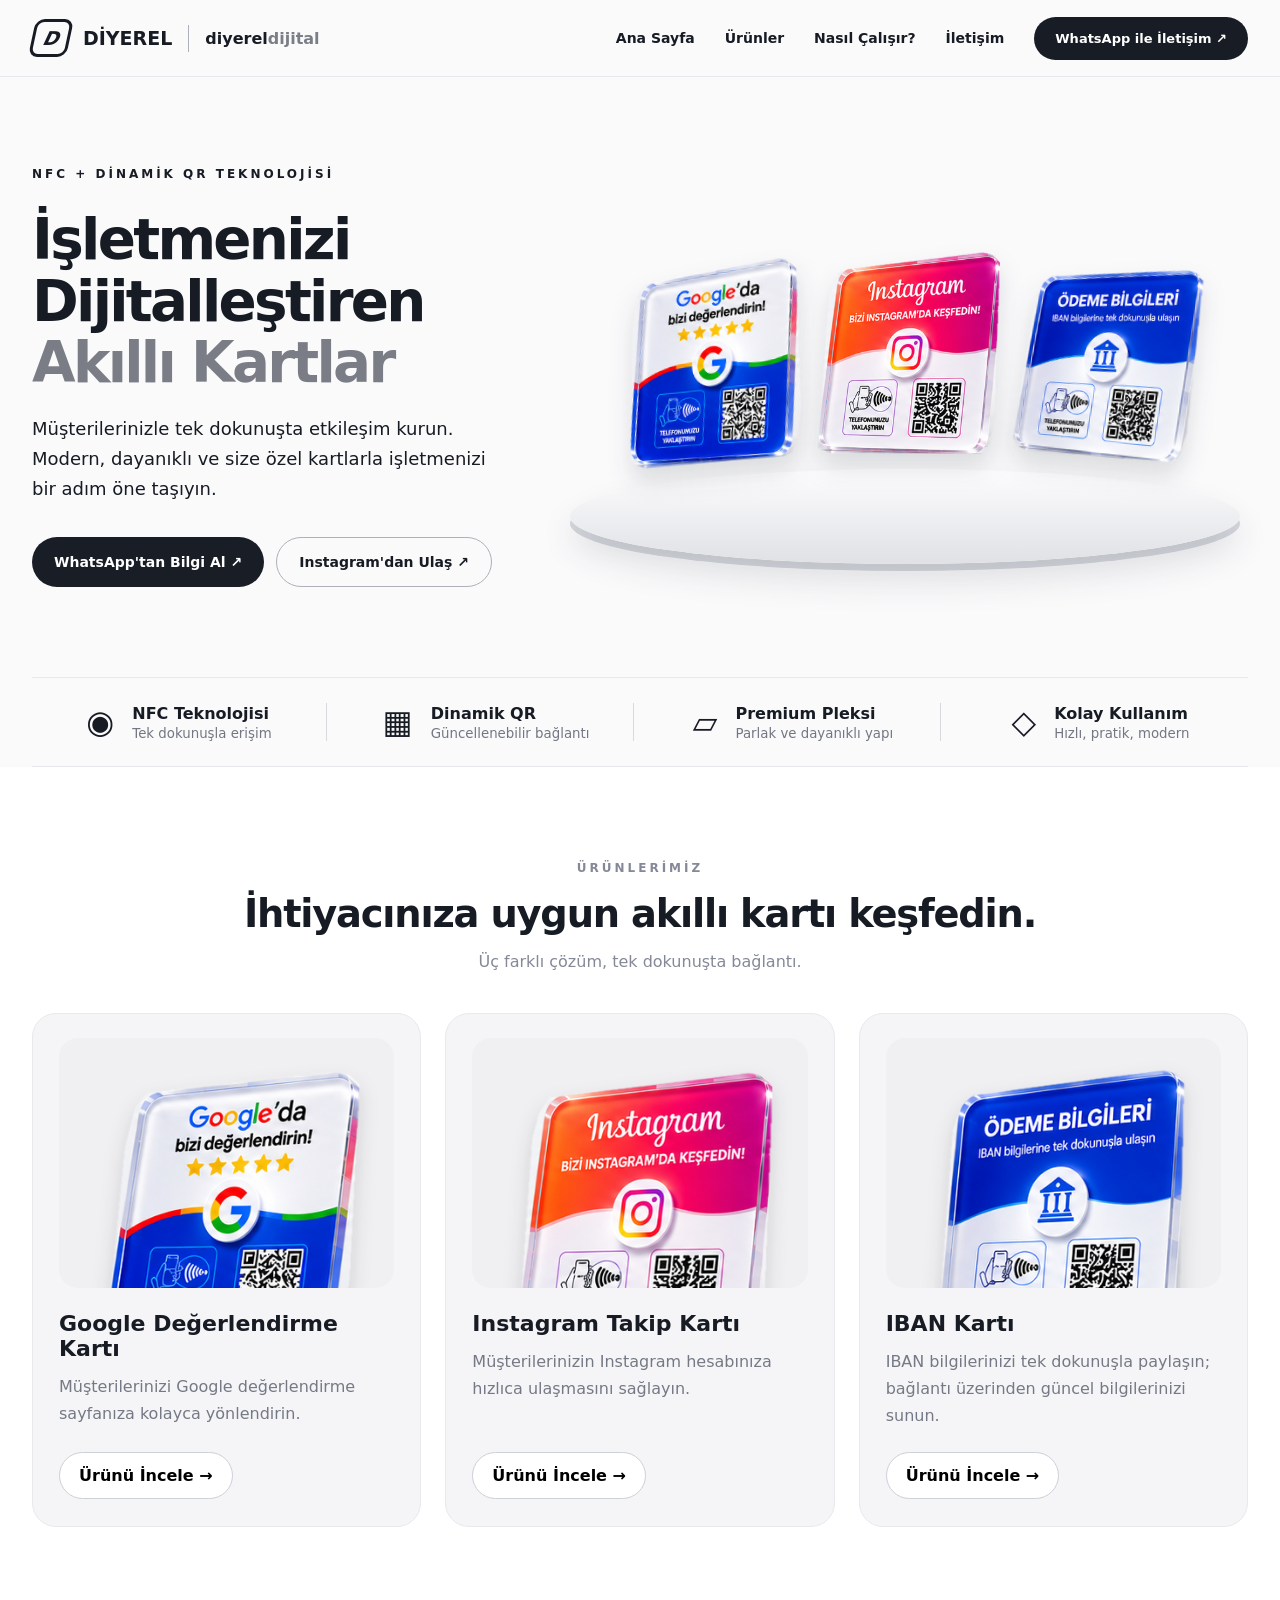
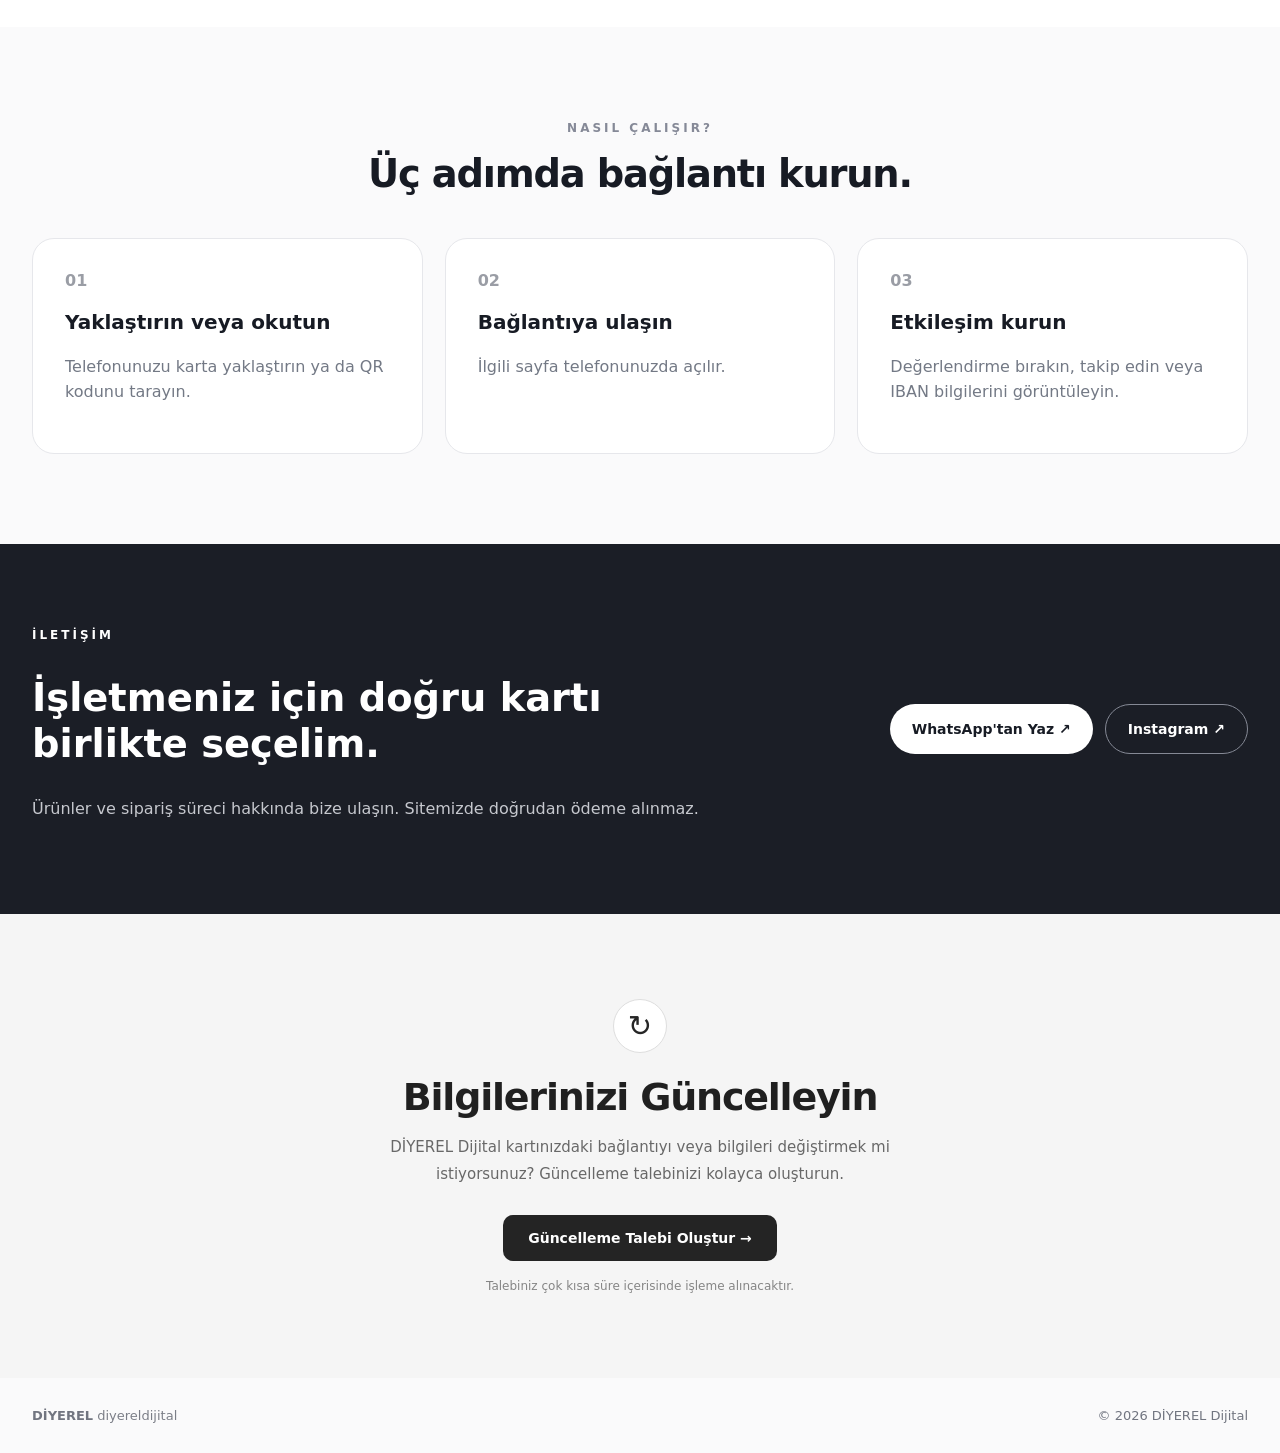
<file: index.html>
<!doctype html><html lang="tr">
<style>
.update-request-section {
  padding: 85px 24px;
  background: #f5f5f5;
  text-align: center;
}

.update-request-inner {
  max-width: 660px;
  margin: 0 auto;
}

.update-request-icon {
  width: 54px;
  height: 54px;
  margin: 0 auto 22px;
  display: grid;
  place-items: center;
  border: 1px solid #dedede;
  border-radius: 50%;
  background: #fff;
  font-size: 29px;
  color: #262626;
}

.update-request-inner h2 {
  margin: 0 0 15px;
  font-size: clamp(27px, 4vw, 38px);
  letter-spacing: -1.2px;
  color: #202020;
}

.update-request-inner p {
  margin: 0 auto 27px;
  max-width: 550px;
  color: #686868;
  line-height: 1.8;
  font-size: 15px;
}

.update-request-button {
  display: inline-block;
  padding: 15px 25px;
  background: #242424;
  color: #fff;
  text-decoration: none;
  border-radius: 10px;
  font-size: 14px;
  font-weight: 600;
  transition: background .2s, transform .2s;
}

.update-request-button:hover {
  background: #444;
  transform: translateY(-2px);
}

.update-request-note {
  display: block;
  margin-top: 18px;
  color: #858585;
  font-size: 12px;
}

@media (max-width: 600px) {
  .update-request-section {
    padding: 65px 20px;
  }
}
</style>
<head><meta charset="utf-8"><meta name="viewport" content="width=device-width,initial-scale=1"><meta name="theme-color" content="#f7f7f8"><meta name="description" content="DİYEREL Dijital NFC ve QR akıllı kartları: Google değerlendirme, Instagram ve IBAN kartları."><title>DİYEREL Dijital | Akıllı Kartlar</title><link rel="stylesheet" href="styles.css"></head><body>
<header class="site-header"><div class="container nav"><a class="logo" href="#anasayfa" aria-label="DİYEREL ana sayfa"><span class="mark">D</span><strong>DİYEREL</strong><i></i><span>diyerel<span class="muted">dijital</span></span></a><button class="menu-toggle" type="button" aria-label="Menüyü aç" aria-controls="menu" aria-expanded="false">☰</button><nav id="menu" class="menu" aria-label="Ana menü"><a href="#anasayfa">Ana Sayfa</a><a href="#urunler">Ürünler</a><a href="#nasil-calisir">Nasıl Çalışır?</a><a href="#iletisim">İletişim</a></nav><a class="header-contact" href="https://api.whatsapp.com/send?phone=905378185851&amp;text=Merhaba%2C%20D%C4%B0YEREL%20Dijital%20%C3%BCr%C3%BCnleri%20hakk%C4%B1nda%20bilgi%20almak%20istiyorum." target="_blank" rel="noopener noreferrer">WhatsApp ile İletişim ↗</a></div></header>
<main id="anasayfa"><section class="hero container"><div class="hero-text"><div class="eyebrow">NFC + DİNAMİK QR TEKNOLOJİSİ</div><h1>İşletmenizi<br>Dijitalleştiren<br><span>Akıllı Kartlar</span></h1><p>Müşterilerinizle tek dokunuşta etkileşim kurun. Modern, dayanıklı ve size özel kartlarla işletmenizi bir adım öne taşıyın.</p><div class="actions"><a class="button dark" href="https://api.whatsapp.com/send?phone=905378185851&amp;text=Merhaba%2C%20D%C4%B0YEREL%20Dijital%20%C3%BCr%C3%BCnleri%20hakk%C4%B1nda%20bilgi%20almak%20istiyorum." target="_blank" rel="noopener noreferrer">WhatsApp'tan Bilgi Al ↗</a><a class="button light" href="https://www.instagram.com/karacadagms/" target="_blank" rel="noopener noreferrer">Instagram'dan Ulaş ↗</a></div></div><div class="hero-display" aria-label="Üç akıllı kart"><div class="platform"></div><img src="assets/google.png" alt="Google değerlendirme kartı"><img src="assets/instagram.png" alt="Instagram kartı"><img src="assets/iban.png" alt="IBAN kartı"></div></section>
<section class="benefits container" aria-label="Ürün özellikleri"><div><span>◉</span><p><b>NFC Teknolojisi</b><small>Tek dokunuşla erişim</small></p></div><div><span>▦</span><p><b>Dinamik QR</b><small>Güncellenebilir bağlantı</small></p></div><div><span>▱</span><p><b>Premium Pleksi</b><small>Parlak ve dayanıklı yapı</small></p></div><div><span>◇</span><p><b>Kolay Kullanım</b><small>Hızlı, pratik, modern</small></p></div></section>
<section class="products" id="urunler"><div class="container"><div class="section-title"><span>ÜRÜNLERİMİZ</span><h2>İhtiyacınıza uygun akıllı kartı keşfedin.</h2><p>Üç farklı çözüm, tek dokunuşta bağlantı.</p></div><div class="product-grid">
<article class="product"><div class="product-image"><img src="assets/google.png" alt="Google değerlendirme kartı" loading="lazy"></div><h3>Google Değerlendirme Kartı</h3><p>Müşterilerinizi Google değerlendirme sayfanıza kolayca yönlendirin.</p><button type="button" data-product="google">Ürünü İncele →</button></article>
<article class="product"><div class="product-image"><img src="assets/instagram.png" alt="Instagram takip kartı" loading="lazy"></div><h3>Instagram Takip Kartı</h3><p>Müşterilerinizin Instagram hesabınıza hızlıca ulaşmasını sağlayın.</p><button type="button" data-product="instagram">Ürünü İncele →</button></article>
<article class="product"><div class="product-image"><img src="assets/iban.png" alt="IBAN kartı" loading="lazy"></div><h3>IBAN Kartı</h3><p>IBAN bilgilerinizi tek dokunuşla paylaşın; bağlantı üzerinden güncel bilgilerinizi sunun.</p><button type="button" data-product="iban">Ürünü İncele →</button></article></div></div></section>
<section class="how container" id="nasil-calisir"><div class="section-title"><span>NASIL ÇALIŞIR?</span><h2>Üç adımda bağlantı kurun.</h2></div><div class="steps"><article><span>01</span><h3>Yaklaştırın veya okutun</h3><p>Telefonunuzu karta yaklaştırın ya da QR kodunu tarayın.</p></article><article><span>02</span><h3>Bağlantıya ulaşın</h3><p>İlgili sayfa telefonunuzda açılır.</p></article><article><span>03</span><h3>Etkileşim kurun</h3><p>Değerlendirme bırakın, takip edin veya IBAN bilgilerini görüntüleyin.</p></article></div></section>
<section class="contact" id="iletisim"><div class="container contact-layout"><div><span class="eyebrow">İLETİŞİM</span><h2>İşletmeniz için doğru kartı birlikte seçelim.</h2><p>Ürünler ve sipariş süreci hakkında bize ulaşın. Sitemizde doğrudan ödeme alınmaz.</p></div><div class="actions"><a class="button white" href="https://api.whatsapp.com/send?phone=905378185851&amp;text=Merhaba%2C%20D%C4%B0YEREL%20Dijital%20%C3%BCr%C3%BCnleri%20hakk%C4%B1nda%20bilgi%20almak%20istiyorum." target="_blank" rel="noopener noreferrer">WhatsApp'tan Yaz ↗</a><a class="button outline-white" href="https://www.instagram.com/karacadagms/" target="_blank" rel="noopener noreferrer">Instagram ↗</a></div></div></section></main>

<section class="update-request-section" aria-labelledby="update-title">
  <div class="update-request-inner">
    <div class="update-request-icon" aria-hidden="true">↻</div>

    <h2 id="update-title">Bilgilerinizi Güncelleyin</h2>

    <p>
      DİYEREL Dijital kartınızdaki bağlantıyı veya
      bilgileri değiştirmek mi istiyorsunuz?
      Güncelleme talebinizi kolayca oluşturun.
    </p>

    <a class="update-request-button" href="/talep.html">
      Güncelleme Talebi Oluştur &rarr;
    </a>

    <span class="update-request-note">
      Talebiniz çok kısa süre içerisinde işleme alınacaktır.
    </span>
  </div>
</section>

<footer class="container footer"><span><b>DİYEREL</b> <span class="muted">diyereldijital</span></span><span>© <span id="year">2026</span> DİYEREL Dijital</span></footer>
<dialog id="product-dialog" aria-labelledby="dialog-title"><button class="close" type="button" aria-label="Kapat">×</button><div id="dialog-body"></div></dialog><script src="script.js" defer></script></body></html>
</file>
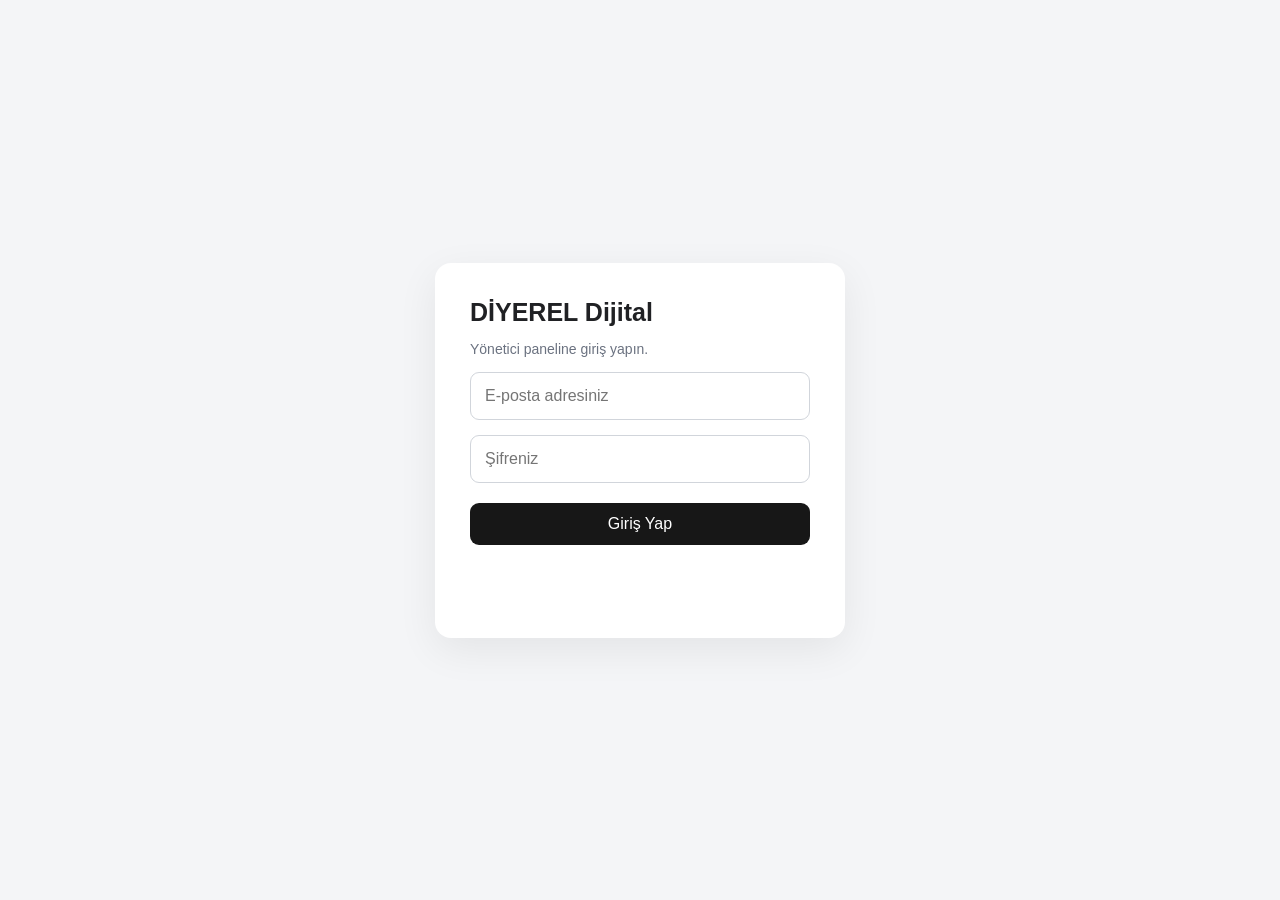
<file: admin.html>
<!DOCTYPE html>
<html lang="tr">
<head>
  <meta charset="UTF-8">
  <meta name="viewport" content="width=device-width, initial-scale=1">
  <title>Yönetim Paneli | DİYEREL Dijital</title>
  <style>
    * { box-sizing: border-box; }
    body {
      margin: 0;
      background: #f4f5f7;
      color: #202124;
      font-family: Arial, sans-serif;
    }
    .hidden { display: none !important; }
    button, input { font: inherit; }
    button { cursor: pointer; }
    .login-wrap {
      min-height: 100vh;
      display: grid;
      place-items: center;
      padding: 20px;
    }
    .login-card {
      width: 100%;
      max-width: 410px;
      padding: 35px;
      background: white;
      border-radius: 16px;
      box-shadow: 0 12px 40px #00000012;
    }
    h1 { margin: 0 0 10px; font-size: 25px; }
    .muted { color: #6b7280; font-size: 14px; }
    input {
      display: block;
      width: 100%;
      padding: 14px;
      margin-top: 15px;
      border: 1px solid #d1d5db;
      border-radius: 9px;
    }
    .btn {
      padding: 12px 18px;
      background: #171717;
      color: white;
      border: 0;
      border-radius: 9px;
    }
    .btn:disabled { opacity: .6; cursor: wait; }
    .login-card .btn {
      width: 100%;
      margin-top: 20px;
    }
    .secondary {
      background: white;
      color: #202124;
      border: 1px solid #d1d5db;
    }
    .topbar {
      background: #171717;
      color: white;
      padding: 20px 28px;
      display: flex;
      justify-content: space-between;
      align-items: center;
      gap: 15px;
      flex-wrap: wrap;
    }
    .topbar h1 { font-size: 20px; margin: 0; }
    .topbar .secondary { padding: 10px 16px; }
    main {
      max-width: 1200px;
      margin: 35px auto;
      padding: 0 20px;
    }
    .toolbar {
      display: flex;
      justify-content: space-between;
      align-items: center;
      gap: 12px;
      flex-wrap: wrap;
      margin-bottom: 20px;
    }
    .toolbar h2 { margin: 0; font-size: 23px; }
    .card {
      background: white;
      border: 1px solid #e5e7eb;
      border-radius: 14px;
      overflow: hidden;
    }
    .table-scroll { overflow-x: auto; }
    table {
      width: 100%;
      border-collapse: collapse;
      text-align: left;
    }
    th, td {
      padding: 16px;
      border-bottom: 1px solid #e5e7eb;
      font-size: 14px;
      vertical-align: top;
    }
    th { background: #f9fafb; color: #4b5563; }
    td { overflow-wrap: anywhere; }
    tr:last-child td { border-bottom: 0; }
    .detail-btn {
      border: 1px solid #d1d5db;
      background: white;
      border-radius: 7px;
      padding: 8px 12px;
    }
    .status {
      padding: 15px 0;
      color: #4b5563;
      font-size: 14px;
    }
    .error { color: #b91c1c; }
    dialog {
      width: min(600px, 92vw);
      border: none;
      border-radius: 14px;
      padding: 25px;
      box-shadow: 0 20px 80px #0004;
    }
    dialog::backdrop { background: #0008; }
    .detail-row {
      margin: 16px 0;
      overflow-wrap: anywhere;
    }
    .detail-row strong {
      display: block;
      margin-bottom: 6px;
    }
    .detail-row p {
      margin: 0;
      white-space: pre-wrap;
    }
  </style>
</head>
<body>

  <section id="loginSection" class="login-wrap">
    <div class="login-card">
      <h1>DİYEREL Dijital</h1>
      <p class="muted">Yönetici paneline giriş yapın.</p>

      <form id="loginForm">
        <input
          id="email"
          type="email"
          placeholder="E-posta adresiniz"
          autocomplete="username"
          required
        >
        <input
          id="password"
          type="password"
          placeholder="Şifreniz"
          autocomplete="current-password"
          required
        >
        <button id="loginButton" class="btn" type="submit">
          Giriş Yap
        </button>
      </form>
      <p id="loginMessage" class="status" role="status"></p>
    </div>
  </section>

  <section id="dashboardSection" class="hidden">
    <header class="topbar">
      <h1>DİYEREL Dijital | Yönetim Paneli</h1>
      <button id="logoutButton" class="btn secondary">
        Çıkış Yap
      </button>
    </header>

    <main>
      <div class="toolbar">
        <div>
          <h2>Güncelleme Talepleri</h2>
          <p class="muted">
            Son 100 müşteri talebi
          </p>
        </div>
        <button id="refreshButton" class="btn">
          Talepleri Yenile
        </button>
      </div>

      <div class="card table-scroll">
        <table>
          <thead>
            <tr>
              <th>Tarih</th>
              <th>İşletme</th>
              <th>WhatsApp</th>
              <th>Kart Türü</th>
              <th>İşlem</th>
            </tr>
          </thead>
          <tbody id="requestsBody"></tbody>
        </table>
      </div>

      <p id="dashboardMessage" class="status" role="status"></p>
    </main>
  </section>

  <dialog id="detailDialog">
    <h2>Talep Detayları</h2>
    <div id="detailContent"></div>
    <button id="closeDetailButton" class="btn secondary">
      Kapat
    </button>
  </dialog>

  <script type="module">
    import { createClient } from
      "https://esm.sh/@supabase/supabase-js@2";

    const supabase = createClient(
      "https://hkdmvzvxddgyrmvlarku.supabase.co",
      "sb_publishable_oNTIz4aamnZJWCRw4JMg1A_Uzx9gyuo"
    );

    const loginSection =
      document.getElementById("loginSection");
    const dashboardSection =
      document.getElementById("dashboardSection");
    const loginForm =
      document.getElementById("loginForm");
    const loginMessage =
      document.getElementById("loginMessage");
    const loginButton =
      document.getElementById("loginButton");
    const dashboardMessage =
      document.getElementById("dashboardMessage");
    const requestsBody =
      document.getElementById("requestsBody");
    const refreshButton =
      document.getElementById("refreshButton");
    const detailDialog =
      document.getElementById("detailDialog");
    const detailContent =
      document.getElementById("detailContent");

    const cardNames = {
      google: "Google Değerlendirme",
      instagram: "Instagram",
      iban: "IBAN"
    };

    let requests = [];

    function showLogin() {
      dashboardSection.classList.add("hidden");
      loginSection.classList.remove("hidden");
      requestsBody.replaceChildren();
      requests = [];
    }

    function showDashboard() {
      loginSection.classList.add("hidden");
      dashboardSection.classList.remove("hidden");
    }

    function formatDate(value) {
      if (!value) return "-";
      const date = new Date(value);
      if (Number.isNaN(date.getTime())) return "-";
      return date.toLocaleString("tr-TR");
    }

    function makeCell(value) {
      const td = document.createElement("td");
      td.textContent = value == null ? "-" : String(value);
      return td;
    }

    function addDetail(label, value) {
      const row = document.createElement("div");
      row.className = "detail-row";

      const heading = document.createElement("strong");
      heading.textContent = label;

      const text = document.createElement("p");
      text.textContent = value == null || value === ""
        ? "-"
        : String(value);

      row.append(heading, text);
      detailContent.appendChild(row);
    }

    function openDetail(index) {
      const item = requests[index];
      if (!item) return;

      detailContent.replaceChildren();

      addDetail("Tarih", formatDate(item.created_at));
      addDetail("İşletme", item.business_name);
      addDetail("WhatsApp", item.whatsapp_number);
      addDetail(
        "Kart Türü",
        cardNames[item.card_type] || item.card_type
      );
      addDetail("Yeni Bilgi", item.new_information);
      addDetail("Açıklama", item.description);

      detailDialog.showModal();
    }

    function renderRequests() {
      requestsBody.replaceChildren();

      if (requests.length === 0) {
        const row = document.createElement("tr");
        const cell = makeCell("Henüz talep bulunmuyor.");
        cell.colSpan = 5;
        row.appendChild(cell);
        requestsBody.appendChild(row);
        return;
      }

      requests.forEach((item, index) => {
        const row = document.createElement("tr");

        row.appendChild(makeCell(formatDate(item.created_at)));
        row.appendChild(makeCell(item.business_name));
        row.appendChild(makeCell(item.whatsapp_number));
        row.appendChild(
          makeCell(cardNames[item.card_type] || item.card_type)
        );

        const actionCell = document.createElement("td");
        const button = document.createElement("button");
        button.className = "detail-btn";
        button.textContent = "Detay";
        button.addEventListener("click", () => {
          openDetail(index);
        });

        actionCell.appendChild(button);
        row.appendChild(actionCell);
        requestsBody.appendChild(row);
      });
    }

    async function loadRequests() {
      dashboardMessage.classList.remove("error");
      dashboardMessage.textContent = "Talepler yükleniyor...";
      refreshButton.disabled = true;

      try {
        const { data: sessionData, error: sessionError } =
          await supabase.auth.getSession();

        const token = sessionData?.session?.access_token;

        if (sessionError || !token) {
          showLogin();
          loginMessage.textContent =
            "Oturum süresi doldu. Tekrar giriş yapın.";
          return;
        }

        const response = await fetch("/api/admin-requests", {
          method: "GET",
          headers: {
            Authorization: `Bearer ${token}`
          },
          cache: "no-store"
        });

        const result = await response.json();

        if (!response.ok) {
          if (response.status === 401) {
            await supabase.auth.signOut();
            showLogin();
            loginMessage.textContent =
              "Oturum süresi doldu. Tekrar giriş yapın.";
            return;
          }

          if (response.status === 403) {
            await supabase.auth.signOut();
            showLogin();
            loginMessage.textContent =
              "Bu hesabın yönetici yetkisi bulunmuyor.";
            return;
          }

          throw new Error(
            result.error || "Talepler alınamadı."
          );
        }

        requests = Array.isArray(result.requests)
          ? result.requests
          : [];

        renderRequests();
        showDashboard();

        dashboardMessage.textContent =
          `${requests.length} talep listeleniyor.`;

      } catch (error) {
        dashboardMessage.classList.add("error");
        dashboardMessage.textContent =
          error.message || "Bir hata oluştu.";
      } finally {
        refreshButton.disabled = false;
      }
    }

    loginForm.addEventListener("submit", async (event) => {
      event.preventDefault();

      loginButton.disabled = true;
      loginMessage.textContent = "Giriş yapılıyor...";

      try {
        const email =
          document.getElementById("email").value.trim();
        const password =
          document.getElementById("password").value;

        const { error } =
          await supabase.auth.signInWithPassword({
            email,
            password
          });

        if (error) {
          loginMessage.textContent =
            "E-posta veya şifre hatalı.";
          return;
        }

        document.getElementById("password").value = "";
        loginMessage.textContent = "";

        showDashboard();
        await loadRequests();

      } catch (error) {
        loginMessage.textContent =
          "Giriş sırasında bağlantı hatası oluştu.";
      } finally {
        loginButton.disabled = false;
      }
    });

    document.getElementById("logoutButton")
      .addEventListener("click", async () => {
        await supabase.auth.signOut();
        showLogin();
        loginMessage.textContent = "Çıkış yapıldı.";
      });

    refreshButton.addEventListener("click", loadRequests);

    document.getElementById("closeDetailButton")
      .addEventListener("click", () => {
        detailDialog.close();
      });

    const { data: initialSession } =
      await supabase.auth.getSession();

    if (initialSession?.session) {
      showDashboard();
      await loadRequests();
    } else {
      showLogin();
    }
  </script>
</body>
</html>
</file>
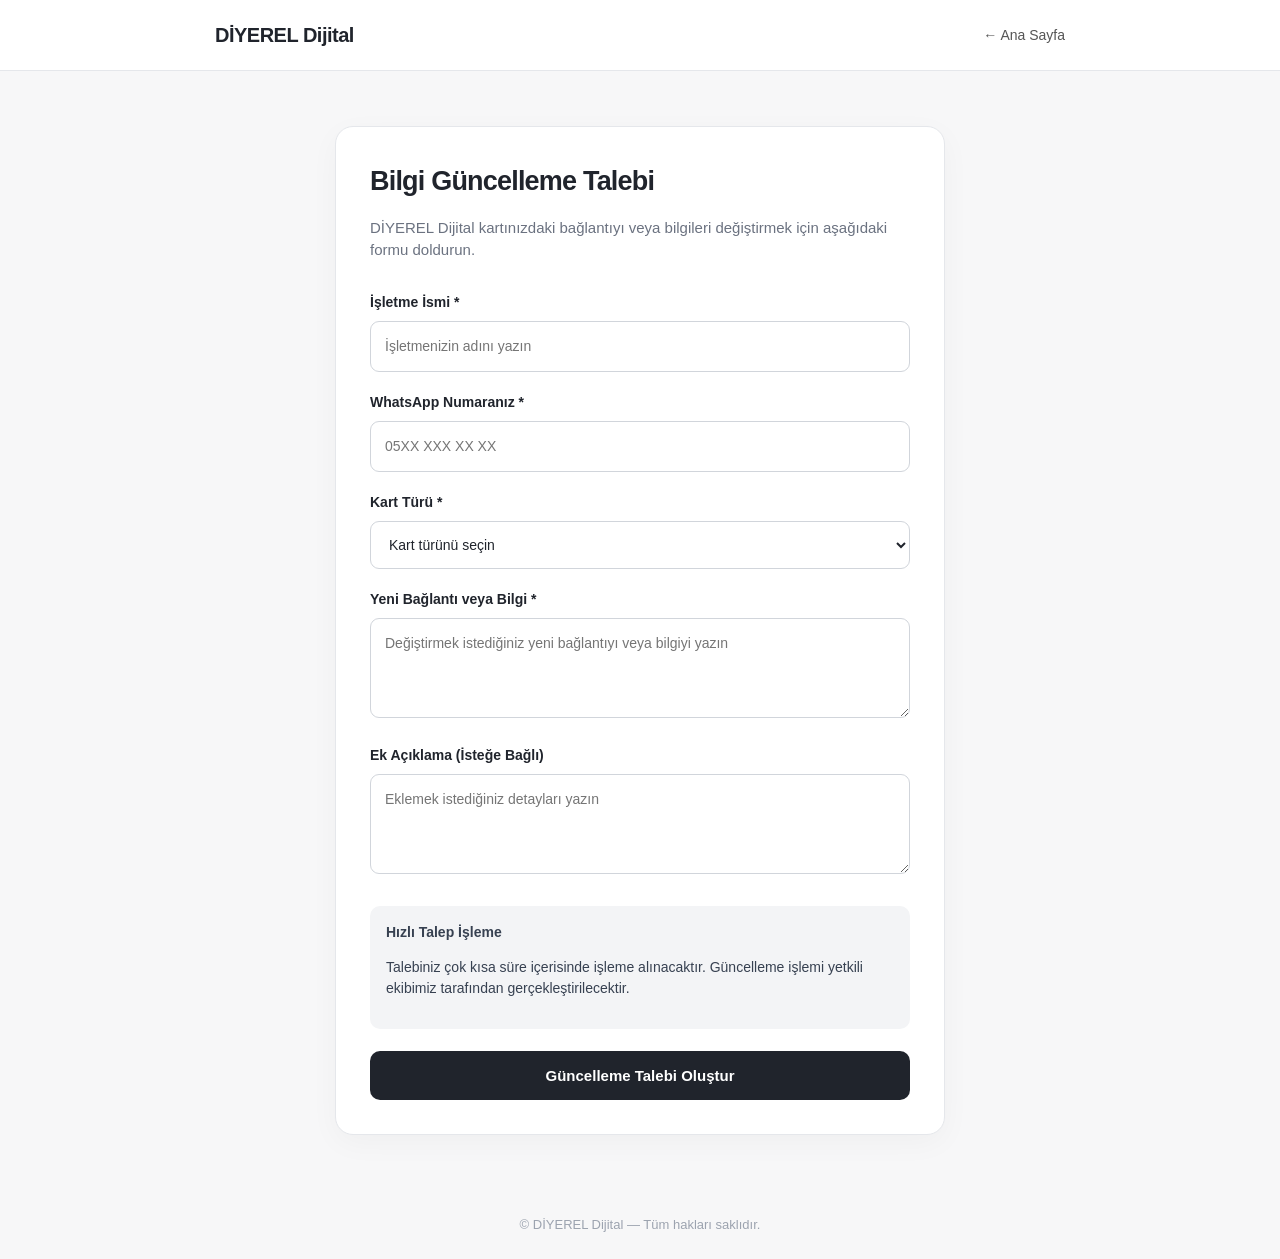
<file: talep.html>
<!DOCTYPE html>
<html lang="tr">
<head>
  <meta charset="UTF-8">
  <meta name="viewport" content="width=device-width, initial-scale=1">
  <meta name="theme-color" content="#f7f7f8">
  <title>Bilgi Güncelleme Talebi | DİYEREL Dijital</title>
  <style>
    * { box-sizing: border-box; }

    body {
      margin: 0;
      font-family: Arial, Helvetica, sans-serif;
      background: #f7f7f8;
      color: #20242c;
      line-height: 1.5;
    }

    header {
      background: #fff;
      border-bottom: 1px solid #e5e7eb;
      padding: 20px 24px;
    }

    .header-inner {
      max-width: 850px;
      margin: auto;
      display: flex;
      justify-content: space-between;
      align-items: center;
      gap: 16px;
    }

    .logo {
      font-size: 20px;
      font-weight: 800;
      letter-spacing: -.5px;
    }

    .back {
      color: #555;
      text-decoration: none;
      font-size: 14px;
    }

    main {
      max-width: 650px;
      margin: 55px auto;
      padding: 0 20px;
    }

    .card {
      background: white;
      border: 1px solid #e5e7eb;
      border-radius: 18px;
      padding: 34px;
      box-shadow: 0 8px 30px rgba(0,0,0,.035);
    }

    h1 {
      font-size: 27px;
      letter-spacing: -.8px;
      margin: 0 0 12px;
    }

    .intro {
      color: #6b7280;
      font-size: 15px;
      margin-bottom: 30px;
    }

    label {
      display: block;
      font-size: 14px;
      font-weight: 600;
      margin: 20px 0 8px;
    }

    input, select, textarea {
      width: 100%;
      padding: 14px;
      border: 1px solid #d1d5db;
      border-radius: 9px;
      background: #fff;
      color: #20242c;
      font: inherit;
      font-size: 14px;
    }

    input:focus, select:focus, textarea:focus {
      outline: none;
      border-color: #20242c;
      box-shadow: 0 0 0 3px rgba(32,36,44,.08);
    }

    textarea {
      resize: vertical;
      min-height: 100px;
    }

    .notice {
      background: #f3f4f6;
      border-radius: 10px;
      padding: 16px;
      font-size: 14px;
      margin-top: 25px;
      color: #374151;
    }

    button {
      width: 100%;
      padding: 16px;
      margin-top: 22px;
      border: 0;
      border-radius: 10px;
      background: #20242c;
      color: white;
      font-size: 15px;
      font-weight: 700;
      cursor: pointer;
    }

    button:hover { background: #383e49; }
    button:disabled { opacity: .6; cursor: wait; }

    .message {
      margin-top: 18px;
      padding: 15px;
      border-radius: 9px;
      font-size: 14px;
    }

    .success { background: #ecfdf5; color: #065f46; }
    .error { background: #fef2f2; color: #991b1b; }

    footer {
      text-align: center;
      padding: 25px;
      color: #9ca3af;
      font-size: 13px;
    }

    @media(max-width:600px) {
      main { margin: 25px auto; }
      .card { padding: 23px; }
      h1 { font-size: 23px; }
      .logo { font-size: 17px; }
    }
  </style>
</head>
<body>

<header>
  <div class="header-inner">
    <div class="logo">DİYEREL Dijital</div>
    <a class="back" href="/">← Ana Sayfa</a>
  </div>
</header>

<main>
  <div class="card">
    <h1>Bilgi Güncelleme Talebi</h1>

    <p class="intro">
      DİYEREL Dijital kartınızdaki bağlantıyı veya
      bilgileri değiştirmek için aşağıdaki formu doldurun.
    </p>

    <form id="requestForm">

      <label for="business_name">İşletme İsmi *</label>
      <input
        id="business_name"
        name="business_name"
        type="text"
        maxlength="150"
        minlength="2"
        placeholder="İşletmenizin adını yazın"
        required
      >

      <label for="whatsapp_number">WhatsApp Numaranız *</label>
      <input
        id="whatsapp_number"
        name="whatsapp_number"
        type="tel"
        maxlength="25"
        placeholder="05XX XXX XX XX"
        required
      >

      <label for="card_type">Kart Türü *</label>
      <select id="card_type" name="card_type" required>
        <option value="">Kart türünü seçin</option>
        <option value="google">Google Değerlendirme Kartı</option>
        <option value="instagram">Instagram Takip Kartı</option>
        <option value="iban">IBAN Kartı</option>
      </select>

      <label for="new_information">
        Yeni Bağlantı veya Bilgi *
      </label>
      <textarea
        id="new_information"
        name="new_information"
        maxlength="2000"
        placeholder="Değiştirmek istediğiniz yeni bağlantıyı veya bilgiyi yazın"
        required
      ></textarea>

      <label for="description">
        Ek Açıklama (İsteğe Bağlı)
      </label>
      <textarea
        id="description"
        name="description"
        maxlength="2000"
        placeholder="Eklemek istediğiniz detayları yazın"
      ></textarea>

      <div class="notice">
        <strong>Hızlı Talep İşleme</strong>
        <p>
          Talebiniz çok kısa süre içerisinde işleme
          alınacaktır. Güncelleme işlemi yetkili
          ekibimiz tarafından gerçekleştirilecektir.
        </p>
      </div>

      <button id="submitButton" type="submit">
        Güncelleme Talebi Oluştur
      </button>

      <div
        id="formMessage"
        role="status"
        aria-live="polite"
        hidden
      ></div>

    </form>
  </div>
</main>

<footer>
  © DİYEREL Dijital — Tüm hakları saklıdır.
</footer>

<script>
  const form = document.getElementById("requestForm");
  const button = document.getElementById("submitButton");
  const message = document.getElementById("formMessage");

  function showMessage(text, type) {
    message.hidden = false;
    message.className = "message " + type;
    message.textContent = text;
  }

  form.addEventListener("submit", async (event) => {
    event.preventDefault();

    const data = Object.fromEntries(
      new FormData(form).entries()
    );

    button.disabled = true;
    button.textContent = "Talep gönderiliyor...";
    message.hidden = true;

    try {
      const response = await fetch("/api/requests", {
        method: "POST",
        headers: {
          "Content-Type": "application/json"
        },
        body: JSON.stringify(data)
      });

      if (!response.ok) {
        throw new Error("Talep gönderilemedi.");
      }

      showMessage(
        "Talebiniz başarıyla alınmıştır. " +
        "Talebiniz çok kısa süre içerisinde " +
        "işleme alınacaktır.",
        "success"
      );

      form.reset();

    } catch (error) {
      showMessage(
        "Talebiniz şu anda gönderilemedi. " +
        "Lütfen daha sonra tekrar deneyin.",
        "error"
      );
    } finally {
      button.disabled = false;
      button.textContent = "Güncelleme Talebi Oluştur";
    }
  });
</script>

</body>
</html>
</file>
<file: styles.css>
*{box-sizing:border-box}html{scroll-behavior:smooth}body{margin:0;font-family:Inter,ui-sans-serif,system-ui,-apple-system,"Segoe UI",Arial,sans-serif;color:#171b24;background:#fafafb}a{color:inherit;text-decoration:none}button{font:inherit;cursor:pointer}.container{width:min(1360px,calc(100% - 64px));margin:auto}.site-header{background:#fafafb;border-bottom:1px solid #e7e8eb;position:sticky;top:0;z-index:20}.nav{height:76px;display:flex;align-items:center;gap:30px}.logo{display:flex;align-items:center;gap:13px;white-space:nowrap;font-weight:700;font-size:19px}.logo .mark{display:grid;place-items:center;width:38px;height:38px;border:3px solid #171b24;border-radius:9px;font-weight:900;font-style:italic;transform:skew(-12deg)}.logo i{height:27px;width:1px;background:#adb1ba;margin:0 3px}.logo>span:last-child{font-size:16px}.muted{color:#7b7e87}.menu{margin-left:auto;display:flex;gap:30px;align-items:center;font-size:14px;font-weight:600}.menu a:hover{color:#777}.header-contact{background:#181c25;color:white;border-radius:30px;padding:14px 21px;font-size:13px;font-weight:650;white-space:nowrap}.menu-toggle{display:none}.hero{min-height:590px;display:grid;grid-template-columns:42% 58%;align-items:center;padding-top:65px;padding-bottom:65px;gap:10px}.eyebrow{font-size:12px;letter-spacing:3px;font-weight:700}.hero h1{font-size:clamp(43px,4.4vw,72px);letter-spacing:-2.7px;line-height:1.1;margin:28px 0 20px}.hero h1 span{color:#7a7d86}.hero-text>p{font-size:18px;line-height:1.65;max-width:480px;margin:0 0 34px}.actions{display:flex;gap:12px;flex-wrap:wrap}.button{display:inline-flex;justify-content:center;align-items:center;gap:10px;padding:16px 22px;border-radius:30px;font-size:14px;font-weight:700;transition:transform .15s}.button:hover{transform:translateY(-2px)}.dark{background:#191d26;color:#fff}.light{background:transparent;border:1px solid #adb0b9}.hero-display{height:470px;position:relative;display:flex;justify-content:center;align-items:center;gap:0;padding-bottom:30px}.hero-display img{width:30%;max-height:330px;object-fit:contain;position:relative;z-index:2;filter:drop-shadow(0 14px 12px #161b2b23)}.hero-display img:nth-of-type(1){transform:rotate(-5deg) translateX(15px)}.hero-display img:nth-of-type(2){transform:translateY(-12px);z-index:3}.hero-display img:nth-of-type(3){transform:rotate(5deg) translateX(-15px)}.platform{position:absolute;width:95%;height:95px;bottom:48px;border-radius:50%;background:linear-gradient(#fdfdfe,#dfe1e5);box-shadow:0 18px 32px #2d334021,0 7px 0 #d5d7dd}.benefits{display:grid;grid-template-columns:repeat(4,1fr);border-top:1px solid #e7e8eb;border-bottom:1px solid #e7e8eb;padding:25px 0;gap:12px}.benefits>div{display:flex;align-items:center;justify-content:center;gap:18px;border-right:1px solid #d7d9df}.benefits>div:last-child{border:0}.benefits span{font-size:32px}.benefits p{margin:0}.benefits b,.benefits small{display:block}.benefits small{color:#727783;margin-top:3px}.products{padding:90px 0 100px;background:#fff}.section-title{text-align:center;margin-bottom:42px}.section-title>span{letter-spacing:3px;color:#858997;font-size:12px;font-weight:700}.section-title h2{font-size:clamp(27px,3vw,42px);letter-spacing:-1.2px;margin:15px 0}.section-title p{color:#858997}.product-grid{display:grid;grid-template-columns:repeat(3,1fr);gap:24px}.product{padding:24px 26px 27px;background:#f5f5f7;border:1px solid #e8e9ed;border-radius:24px;display:flex;flex-direction:column}.product-image{height:250px;border-radius:19px;background:#f0f0f2;display:grid;place-items:center;overflow:hidden}.product-image img{height:93%;width:95%;object-fit:contain;filter:drop-shadow(0 10px 10px #1b1c2926)}.product h3{font-size:22px;margin:23px 0 12px}.product p{color:#747985;line-height:1.7;margin:0 0 22px;flex:1}.product button{align-self:flex-start;border:1px solid #ccd0d7;border-radius:30px;background:white;padding:13px 19px;font-weight:700}.product button:hover{background:#191d26;color:white}.how{padding:90px 0}.steps{display:grid;grid-template-columns:repeat(3,1fr);gap:22px}.steps article{padding:32px;border:1px solid #e6e7eb;border-radius:22px;background:white}.steps span{color:#9a9da5;font-weight:800}.steps h3{font-size:20px}.steps p{color:#737985;line-height:1.6}.contact{background:#1b1e26;color:#fff;padding:80px 0}.contact-layout{display:flex;align-items:center;justify-content:space-between;gap:35px}.contact h2{font-size:clamp(26px,3vw,40px);max-width:590px;line-height:1.2}.contact p{color:#c6c8ce}.white{background:white;color:#171b24}.outline-white{border:1px solid #858995;color:white}.footer{display:flex;justify-content:space-between;padding-top:30px;padding-bottom:30px;color:#717580;font-size:13px}dialog{width:min(850px,calc(100% - 32px));border:0;border-radius:24px;padding:38px;box-shadow:0 25px 100px #0005;color:#171b24}dialog::backdrop{background:#111827aa}.close{position:absolute;right:18px;top:12px;background:transparent;border:0;font-size:30px}.dialog-grid{display:grid;grid-template-columns:42% 58%;gap:30px;align-items:center}.dialog-grid img{width:100%;max-height:350px;object-fit:contain}.dialog-grid h2{font-size:30px}.dialog-grid p,.dialog-grid li{color:#6d7380;line-height:1.7}.dialog-grid ul{padding-left:20px}.dialog-grid .button{margin-top:12px}@media(max-width:1050px){.logo>span:last-child,.logo i{display:none}.menu{gap:15px}.hero{grid-template-columns:1fr 1fr}.hero-display{height:360px}.product-image{height:200px}}@media(max-width:760px){.container{width:min(100% - 34px,600px)}.nav{height:68px;gap:10px}.logo{font-size:17px}.header-contact{margin-left:auto;font-size:11px;padding:11px}.menu-toggle{display:block;background:none;border:0;font-size:23px;order:3}.menu{display:none;position:absolute;top:68px;left:0;right:0;background:#fafafb;padding:20px;box-shadow:0 12px 20px #0002;flex-direction:column;align-items:stretch}.menu.open{display:flex}.hero{display:flex;flex-direction:column;padding-top:60px;padding-bottom:45px;gap:25px;align-items:stretch}.hero h1{font-size:46px}.hero-text>p{font-size:16px}.hero-display{height:310px}.hero-display img{max-height:245px}.platform{bottom:24px;height:60px}.benefits{grid-template-columns:repeat(2,1fr);gap:20px}.benefits>div{justify-content:flex-start;border:0}.benefits span{font-size:26px}.benefits b{font-size:13px}.benefits small{font-size:12px}.products{padding:60px 0}.product-grid,.steps{grid-template-columns:1fr}.product-image{height:260px}.contact-layout{flex-direction:column;align-items:flex-start}.dialog-grid{grid-template-columns:1fr;gap:0}dialog{padding:25px}.dialog-grid img{max-height:200px}.footer{gap:12px;flex-wrap:wrap}}
</file>
